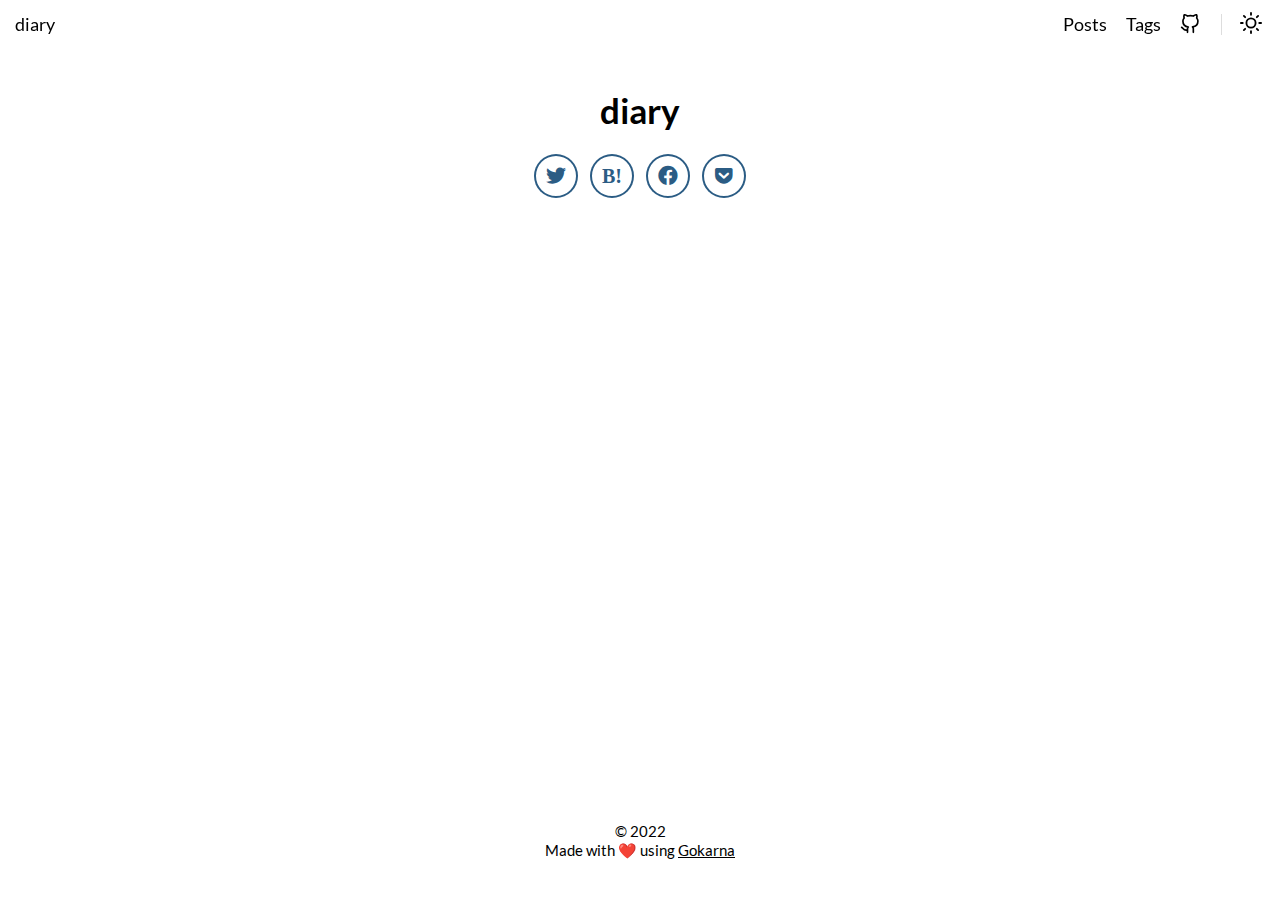
<file: index.html>
<!doctype html><html lang=en><head>
<meta name=generator content="Hugo 0.91.2">
<meta charset=utf-8>
<meta name=viewport content="width=device-width,initial-scale=1">
<style>:root{--accent-color:#FF4D4D}</style>
<title>diary</title>
<meta name=description content>
<meta name=keywords content>
<meta property="og:url" content="https://arahatashun.github.io/">
<meta property="og:type" content="website">
<meta property="og:title" content="diary">
<meta property="og:description" content>
<meta property="og:image" content>
<meta name=twitter:card content="summary_large_image">
<meta name=twitter:title content="diary">
<meta name=twitter:description content>
<meta property="twitter:domain" content="https://arahatashun.github.io/">
<meta property="twitter:url" content="https://arahatashun.github.io/">
<meta name=twitter:image content>
<link rel=canonical href=https://arahatashun.github.io/>
<link rel=stylesheet type=text/css href=https://arahatashun.github.io/css/normalize.min.css media=print onload="this.media='all'">
<link rel=stylesheet type=text/css href=https://arahatashun.github.io/css/main.css>
<link disabled id=dark-theme rel=stylesheet href=https://arahatashun.github.io/css/dark.css>
<script src=https://arahatashun.github.io/js/svg-injector.min.js></script>
<script src=https://arahatashun.github.io/js/feather-icons.min.js></script>
<script src=https://arahatashun.github.io/js/main.js></script>
</head>
<body>
<script type=text/javascript>setThemeByUserPref()</script><header class=header>
<nav class=header-nav>
<div class=nav-title>
<a class=nav-brand href=https://arahatashun.github.io>diary</a>
</div>
<div class=nav-links>
<div class=nav-link>
<a href=https://arahatashun.github.io/posts/> Posts </a>
</div>
<div class=nav-link>
<a href=https://arahatashun.github.io/tags/> Tags </a>
</div>
<div class=nav-link>
<a href=https://github.com><span data-feather=github></span> </a>
</div>
<span class=nav-icons-divider></span>
<div class="nav-link dark-theme-toggle">
<span id=dark-theme-toggle-screen-reader-target class=sr-only></span>
<a>
<span id=theme-toggle-icon data-feather=moon></span>
</a>
</div>
<div class=nav-link id=hamburger-menu-toggle>
<span id=hamburger-menu-toggle-screen-reader-target class=sr-only>menu</span>
<a>
<span data-feather=menu></span>
</a>
</div>
<ul class="nav-hamburger-list visibility-hidden">
<li class=nav-item>
<a href=https://arahatashun.github.io/posts/> Posts </a>
</li>
<li class=nav-item>
<a href=https://arahatashun.github.io/tags/> Tags </a>
</li>
<li class=nav-item>
<a href=https://github.com><span data-feather=github></span> </a>
</li>
<li class="nav-item dark-theme-toggle">
<span id=dark-theme-toggle-screen-reader-target class=sr-only>theme</span>
<a>
<span id=theme-toggle-icon data-feather=moon></span>
</a>
</li>
</ul>
</div>
</nav>
</header>
<main id=content>
<section class=home-about>
<div class=avatar>
</div>
<h1>diary</h1>
<h3></h3>
</section>
<div class=flex-break></div>
</main><footer class=footer>
<span>&copy; 2022 </span>
<span>
Made with &#10084;&#65039; using <a target=_blank href=https://github.com/526avijitgupta/gokarna>Gokarna</a>
</span>
</footer>
<link rel=stylesheet href=https://use.fontawesome.com/releases/v5.0.6/css/all.css>
<link rel=stylesheet href=/css/custom.css>
<section class="section sns_parent">
<div class=sns_section>
<div class="sns_button twitter">
<a href="http://twitter.com/intent/tweet?url=https%3a%2f%2farahatashun.github.io%2f&text=diary" target=_blank title=Tweet><i class="fab fa-twitter"></i></a>
</div>
<div class="sns_button hatena">
<a href="http://b.hatena.ne.jp/add?mode=confirm&url=https%3a%2f%2farahatashun.github.io%2f&title=diary" target=_blank title=hatena><i class="fa fa-hatena"></i></i></a>
</div>
<div class="sns_button facebook">
<a href="http://www.facebook.com/sharer.php?u=https%3a%2f%2farahatashun.github.io%2f&t=diary" target=_blank title=Facebook><i class="fab fa-facebook"></i></a>
</div>
<div class="sns_button pocket">
<a href="http://getpocket.com/edit?url=https%3a%2f%2farahatashun.github.io%2f&title=diary" target=_blank title=pocket><i class="fab fa-get-pocket"></i></a>
</div>
</div>
</section>
</body>
</html>
</file>
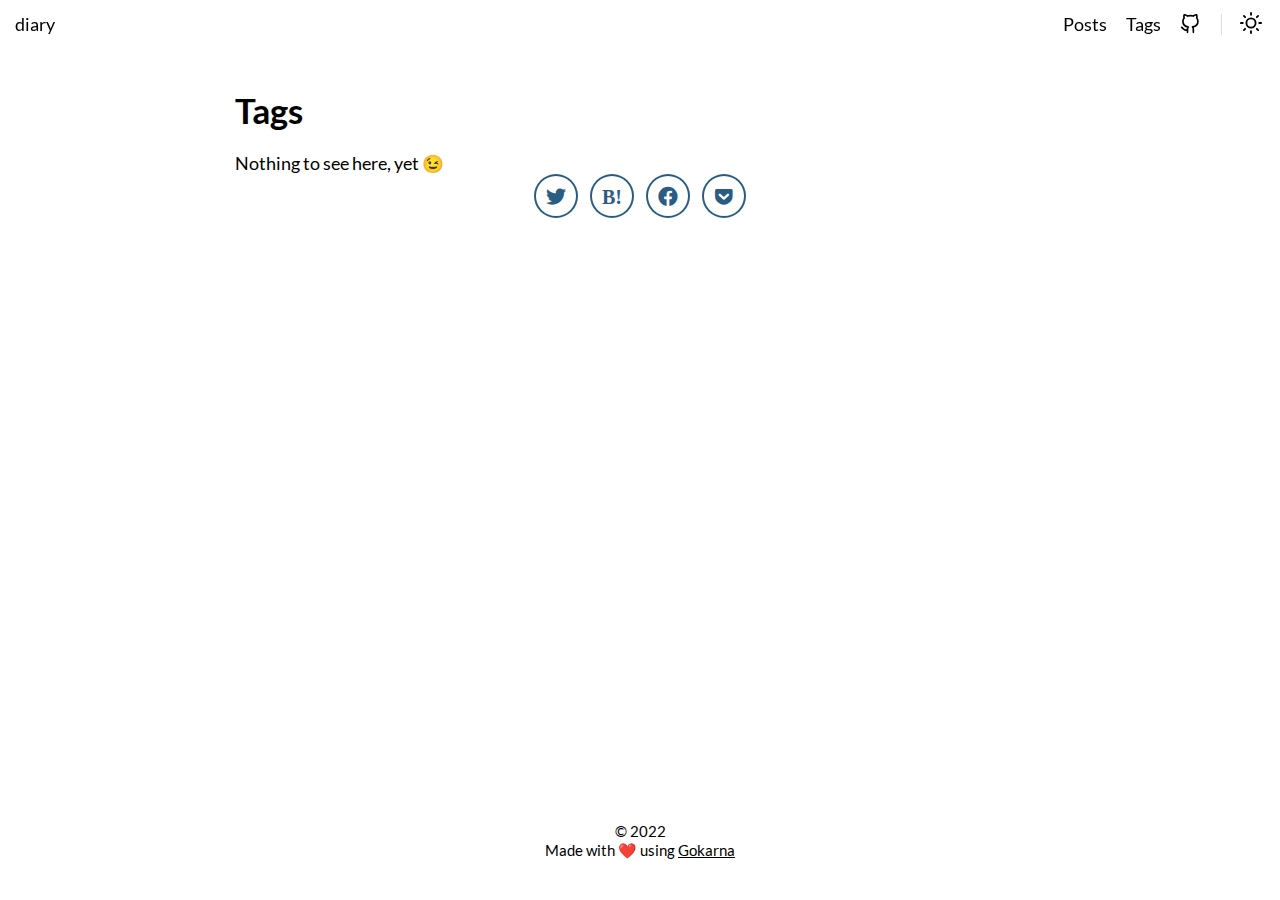
<file: categories/index.html>
<!doctype html><html lang=en><head>
<meta charset=utf-8>
<meta name=viewport content="width=device-width,initial-scale=1">
<style>:root{--accent-color:#FF4D4D}</style>
<title>Categories</title>
<meta name=description content>
<meta name=keywords content>
<meta property="og:url" content="https://arahatashun.github.io/categories/">
<meta property="og:type" content="website">
<meta property="og:title" content="Categories">
<meta property="og:description" content>
<meta property="og:image" content>
<meta name=twitter:card content="summary_large_image">
<meta name=twitter:title content="Categories">
<meta name=twitter:description content>
<meta property="twitter:domain" content="https://arahatashun.github.io/categories/">
<meta property="twitter:url" content="https://arahatashun.github.io/categories/">
<meta name=twitter:image content>
<link rel=canonical href=https://arahatashun.github.io/categories/>
<link rel=stylesheet type=text/css href=https://arahatashun.github.io/css/normalize.min.css media=print onload="this.media='all'">
<link rel=stylesheet type=text/css href=https://arahatashun.github.io/css/main.css>
<link disabled id=dark-theme rel=stylesheet href=https://arahatashun.github.io/css/dark.css>
<script src=https://arahatashun.github.io/js/svg-injector.min.js></script>
<script src=https://arahatashun.github.io/js/feather-icons.min.js></script>
<script src=https://arahatashun.github.io/js/main.js></script>
</head>
<body>
<script type=text/javascript>setThemeByUserPref()</script><header class=header>
<nav class=header-nav>
<div class=nav-title>
<a class=nav-brand href=https://arahatashun.github.io>diary</a>
</div>
<div class=nav-links>
<div class=nav-link>
<a href=https://arahatashun.github.io/posts/> Posts </a>
</div>
<div class=nav-link>
<a href=https://arahatashun.github.io/tags/> Tags </a>
</div>
<div class=nav-link>
<a href=https://github.com><span data-feather=github></span> </a>
</div>
<span class=nav-icons-divider></span>
<div class="nav-link dark-theme-toggle">
<span id=dark-theme-toggle-screen-reader-target class=sr-only></span>
<a>
<span id=theme-toggle-icon data-feather=moon></span>
</a>
</div>
<div class=nav-link id=hamburger-menu-toggle>
<span id=hamburger-menu-toggle-screen-reader-target class=sr-only>menu</span>
<a>
<span data-feather=menu></span>
</a>
</div>
<ul class="nav-hamburger-list visibility-hidden">
<li class=nav-item>
<a href=https://arahatashun.github.io/posts/> Posts </a>
</li>
<li class=nav-item>
<a href=https://arahatashun.github.io/tags/> Tags </a>
</li>
<li class=nav-item>
<a href=https://github.com><span data-feather=github></span> </a>
</li>
<li class="nav-item dark-theme-toggle">
<span id=dark-theme-toggle-screen-reader-target class=sr-only>theme</span>
<a>
<span id=theme-toggle-icon data-feather=moon></span>
</a>
</li>
</ul>
</div>
</nav>
</header>
<main id=content>
<div class="container tags-list">
<h1 class=list-title>Tags</h1>
Nothing to see here, yet 😉
</div>
</main><footer class=footer>
<span>&copy; 2022 </span>
<span>
Made with &#10084;&#65039; using <a target=_blank href=https://github.com/526avijitgupta/gokarna>Gokarna</a>
</span>
</footer>
<link rel=stylesheet href=https://use.fontawesome.com/releases/v5.0.6/css/all.css>
<link rel=stylesheet href=/css/custom.css>
<section class="section sns_parent">
<div class=sns_section>
<div class="sns_button twitter">
<a href="http://twitter.com/intent/tweet?url=https%3a%2f%2farahatashun.github.io%2fcategories%2f&text=Categories" target=_blank title=Tweet><i class="fab fa-twitter"></i></a>
</div>
<div class="sns_button hatena">
<a href="http://b.hatena.ne.jp/add?mode=confirm&url=https%3a%2f%2farahatashun.github.io%2fcategories%2f&title=Categories" target=_blank title=hatena><i class="fa fa-hatena"></i></i></a>
</div>
<div class="sns_button facebook">
<a href="http://www.facebook.com/sharer.php?u=https%3a%2f%2farahatashun.github.io%2fcategories%2f&t=Categories" target=_blank title=Facebook><i class="fab fa-facebook"></i></a>
</div>
<div class="sns_button pocket">
<a href="http://getpocket.com/edit?url=https%3a%2f%2farahatashun.github.io%2fcategories%2f&title=Categories" target=_blank title=pocket><i class="fab fa-get-pocket"></i></a>
</div>
</div>
</section>
</body>
</html>
</file>
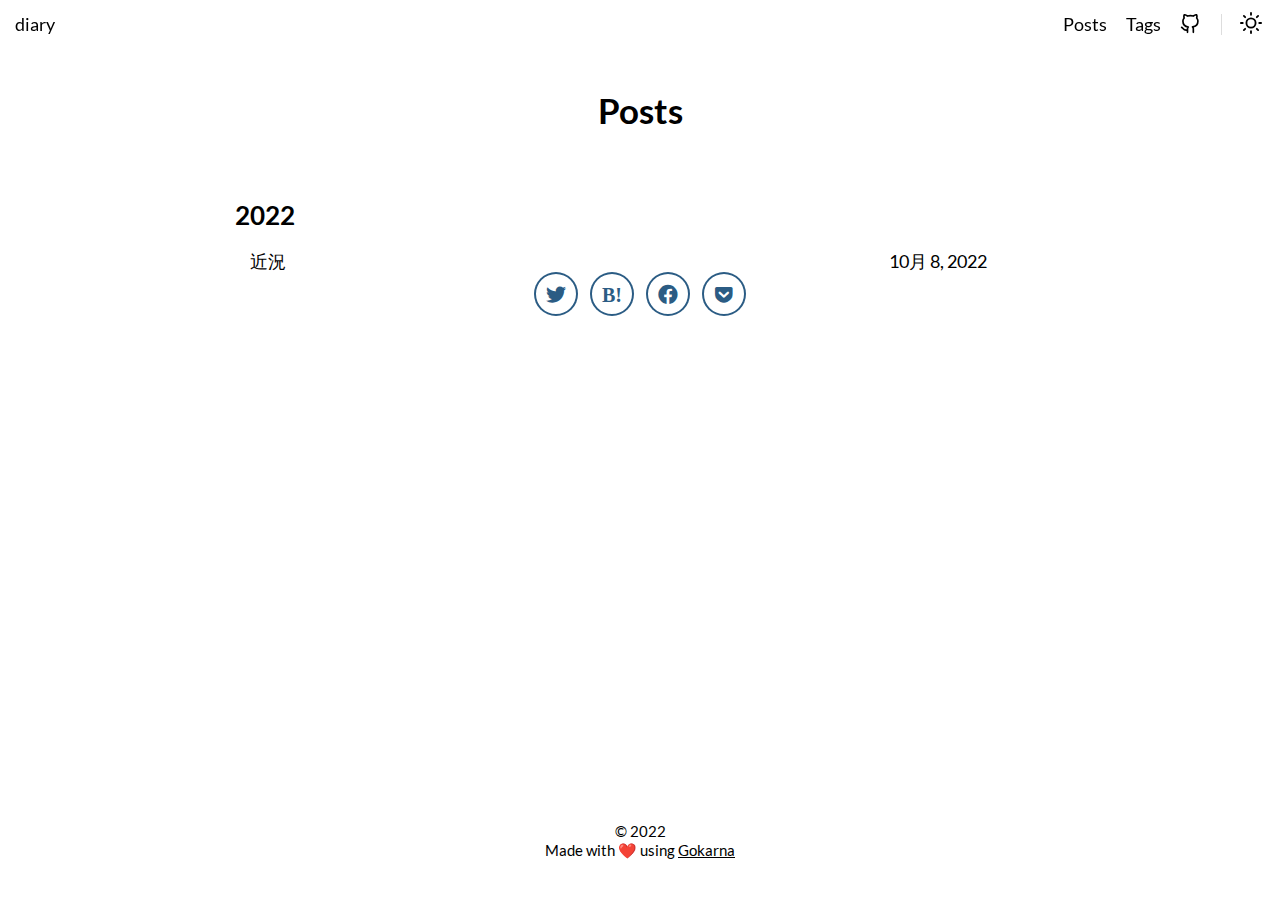
<file: posts/index.html>
<!doctype html><html lang=en><head>
<meta charset=utf-8>
<meta name=viewport content="width=device-width,initial-scale=1">
<style>:root{--accent-color:#FF4D4D}</style>
<title>Posts</title>
<meta name=description content>
<meta name=keywords content>
<meta property="og:url" content="https://arahatashun.github.io/posts/">
<meta property="og:type" content="website">
<meta property="og:title" content="Posts">
<meta property="og:description" content>
<meta property="og:image" content>
<meta name=twitter:card content="summary_large_image">
<meta name=twitter:title content="Posts">
<meta name=twitter:description content>
<meta property="twitter:domain" content="https://arahatashun.github.io/posts/">
<meta property="twitter:url" content="https://arahatashun.github.io/posts/">
<meta name=twitter:image content>
<link rel=canonical href=https://arahatashun.github.io/posts/>
<link rel=stylesheet type=text/css href=https://arahatashun.github.io/css/normalize.min.css media=print onload="this.media='all'">
<link rel=stylesheet type=text/css href=https://arahatashun.github.io/css/main.css>
<link disabled id=dark-theme rel=stylesheet href=https://arahatashun.github.io/css/dark.css>
<script src=https://arahatashun.github.io/js/svg-injector.min.js></script>
<script src=https://arahatashun.github.io/js/feather-icons.min.js></script>
<script src=https://arahatashun.github.io/js/main.js></script>
</head>
<body>
<script type=text/javascript>setThemeByUserPref()</script><header class=header>
<nav class=header-nav>
<div class=nav-title>
<a class=nav-brand href=https://arahatashun.github.io>diary</a>
</div>
<div class=nav-links>
<div class=nav-link>
<a href=https://arahatashun.github.io/posts/> Posts </a>
</div>
<div class=nav-link>
<a href=https://arahatashun.github.io/tags/> Tags </a>
</div>
<div class=nav-link>
<a href=https://github.com><span data-feather=github></span> </a>
</div>
<span class=nav-icons-divider></span>
<div class="nav-link dark-theme-toggle">
<span id=dark-theme-toggle-screen-reader-target class=sr-only></span>
<a>
<span id=theme-toggle-icon data-feather=moon></span>
</a>
</div>
<div class=nav-link id=hamburger-menu-toggle>
<span id=hamburger-menu-toggle-screen-reader-target class=sr-only>menu</span>
<a>
<span data-feather=menu></span>
</a>
</div>
<ul class="nav-hamburger-list visibility-hidden">
<li class=nav-item>
<a href=https://arahatashun.github.io/posts/> Posts </a>
</li>
<li class=nav-item>
<a href=https://arahatashun.github.io/tags/> Tags </a>
</li>
<li class=nav-item>
<a href=https://github.com><span data-feather=github></span> </a>
</li>
<li class="nav-item dark-theme-toggle">
<span id=dark-theme-toggle-screen-reader-target class=sr-only>theme</span>
<a>
<span id=theme-toggle-icon data-feather=moon></span>
</a>
</li>
</ul>
</div>
</nav>
</header>
<main id=content>
<div class="container list-posts">
<h1 class=list-title>Posts</h2>
<h2 class=posts-year>2022</h2><article class=post-title>
<a href=https://arahatashun.github.io/posts/202210-recent/ class=post-link>近況</a>
<div class=flex-break></div>
<span class=post-date>10月 8, 2022</span>
</article>
</div>
</main><footer class=footer>
<span>&copy; 2022 </span>
<span>
Made with &#10084;&#65039; using <a target=_blank href=https://github.com/526avijitgupta/gokarna>Gokarna</a>
</span>
</footer>
<link rel=stylesheet href=https://use.fontawesome.com/releases/v5.0.6/css/all.css>
<link rel=stylesheet href=/css/custom.css>
<section class="section sns_parent">
<div class=sns_section>
<div class="sns_button twitter">
<a href="http://twitter.com/intent/tweet?url=https%3a%2f%2farahatashun.github.io%2fposts%2f&text=Posts" target=_blank title=Tweet><i class="fab fa-twitter"></i></a>
</div>
<div class="sns_button hatena">
<a href="http://b.hatena.ne.jp/add?mode=confirm&url=https%3a%2f%2farahatashun.github.io%2fposts%2f&title=Posts" target=_blank title=hatena><i class="fa fa-hatena"></i></i></a>
</div>
<div class="sns_button facebook">
<a href="http://www.facebook.com/sharer.php?u=https%3a%2f%2farahatashun.github.io%2fposts%2f&t=Posts" target=_blank title=Facebook><i class="fab fa-facebook"></i></a>
</div>
<div class="sns_button pocket">
<a href="http://getpocket.com/edit?url=https%3a%2f%2farahatashun.github.io%2fposts%2f&title=Posts" target=_blank title=pocket><i class="fab fa-get-pocket"></i></a>
</div>
</div>
</section>
</body>
</html>
</file>
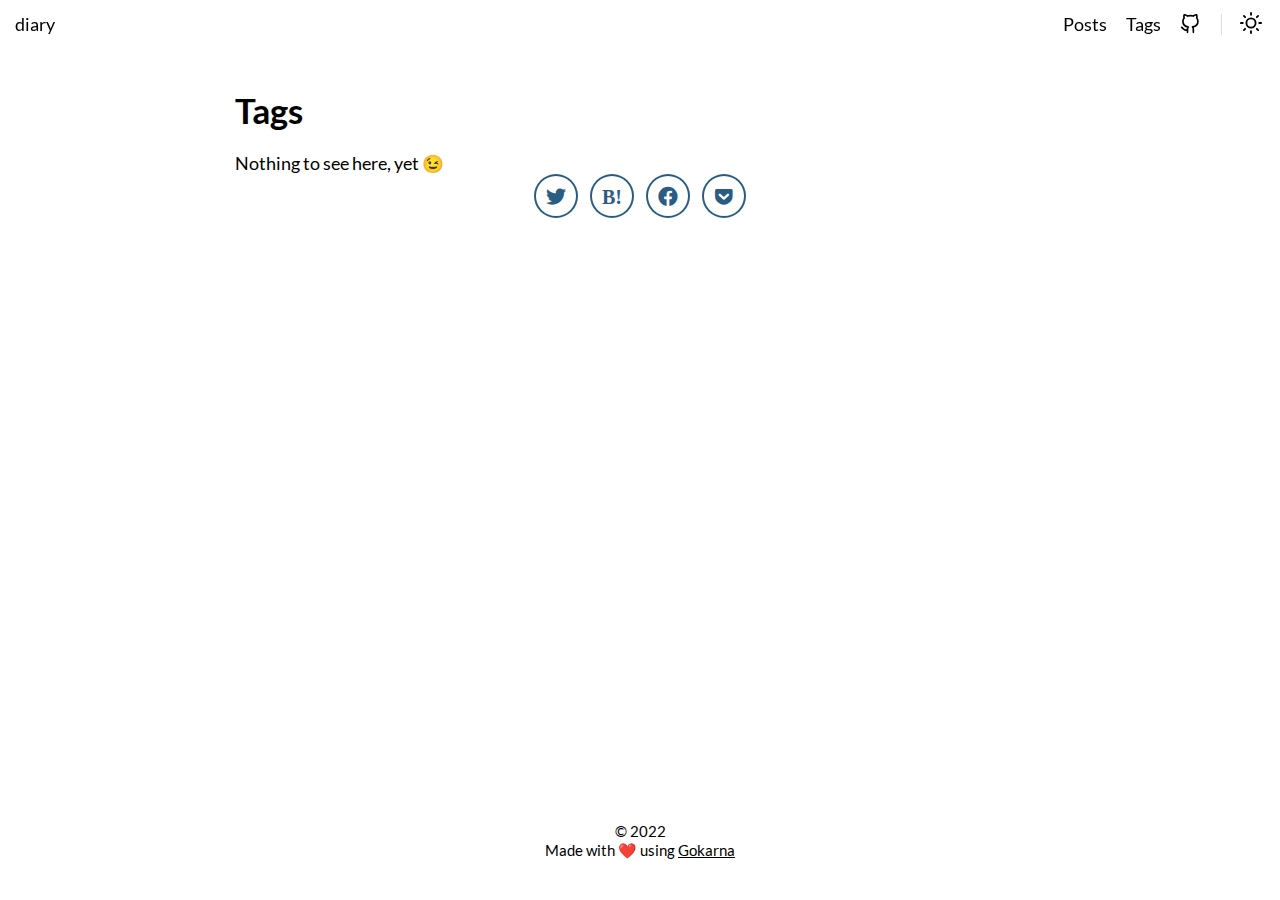
<file: tags/index.html>
<!doctype html><html lang=en><head>
<meta charset=utf-8>
<meta name=viewport content="width=device-width,initial-scale=1">
<style>:root{--accent-color:#FF4D4D}</style>
<title>Tags</title>
<meta name=description content>
<meta name=keywords content>
<meta property="og:url" content="https://arahatashun.github.io/tags/">
<meta property="og:type" content="website">
<meta property="og:title" content="Tags">
<meta property="og:description" content>
<meta property="og:image" content>
<meta name=twitter:card content="summary_large_image">
<meta name=twitter:title content="Tags">
<meta name=twitter:description content>
<meta property="twitter:domain" content="https://arahatashun.github.io/tags/">
<meta property="twitter:url" content="https://arahatashun.github.io/tags/">
<meta name=twitter:image content>
<link rel=canonical href=https://arahatashun.github.io/tags/>
<link rel=stylesheet type=text/css href=https://arahatashun.github.io/css/normalize.min.css media=print onload="this.media='all'">
<link rel=stylesheet type=text/css href=https://arahatashun.github.io/css/main.css>
<link disabled id=dark-theme rel=stylesheet href=https://arahatashun.github.io/css/dark.css>
<script src=https://arahatashun.github.io/js/svg-injector.min.js></script>
<script src=https://arahatashun.github.io/js/feather-icons.min.js></script>
<script src=https://arahatashun.github.io/js/main.js></script>
</head>
<body>
<script type=text/javascript>setThemeByUserPref()</script><header class=header>
<nav class=header-nav>
<div class=nav-title>
<a class=nav-brand href=https://arahatashun.github.io>diary</a>
</div>
<div class=nav-links>
<div class=nav-link>
<a href=https://arahatashun.github.io/posts/> Posts </a>
</div>
<div class=nav-link>
<a href=https://arahatashun.github.io/tags/> Tags </a>
</div>
<div class=nav-link>
<a href=https://github.com><span data-feather=github></span> </a>
</div>
<span class=nav-icons-divider></span>
<div class="nav-link dark-theme-toggle">
<span id=dark-theme-toggle-screen-reader-target class=sr-only></span>
<a>
<span id=theme-toggle-icon data-feather=moon></span>
</a>
</div>
<div class=nav-link id=hamburger-menu-toggle>
<span id=hamburger-menu-toggle-screen-reader-target class=sr-only>menu</span>
<a>
<span data-feather=menu></span>
</a>
</div>
<ul class="nav-hamburger-list visibility-hidden">
<li class=nav-item>
<a href=https://arahatashun.github.io/posts/> Posts </a>
</li>
<li class=nav-item>
<a href=https://arahatashun.github.io/tags/> Tags </a>
</li>
<li class=nav-item>
<a href=https://github.com><span data-feather=github></span> </a>
</li>
<li class="nav-item dark-theme-toggle">
<span id=dark-theme-toggle-screen-reader-target class=sr-only>theme</span>
<a>
<span id=theme-toggle-icon data-feather=moon></span>
</a>
</li>
</ul>
</div>
</nav>
</header>
<main id=content>
<div class="container tags-list">
<h1 class=list-title>Tags</h1>
Nothing to see here, yet 😉
</div>
</main><footer class=footer>
<span>&copy; 2022 </span>
<span>
Made with &#10084;&#65039; using <a target=_blank href=https://github.com/526avijitgupta/gokarna>Gokarna</a>
</span>
</footer>
<link rel=stylesheet href=https://use.fontawesome.com/releases/v5.0.6/css/all.css>
<link rel=stylesheet href=/css/custom.css>
<section class="section sns_parent">
<div class=sns_section>
<div class="sns_button twitter">
<a href="http://twitter.com/intent/tweet?url=https%3a%2f%2farahatashun.github.io%2ftags%2f&text=Tags" target=_blank title=Tweet><i class="fab fa-twitter"></i></a>
</div>
<div class="sns_button hatena">
<a href="http://b.hatena.ne.jp/add?mode=confirm&url=https%3a%2f%2farahatashun.github.io%2ftags%2f&title=Tags" target=_blank title=hatena><i class="fa fa-hatena"></i></i></a>
</div>
<div class="sns_button facebook">
<a href="http://www.facebook.com/sharer.php?u=https%3a%2f%2farahatashun.github.io%2ftags%2f&t=Tags" target=_blank title=Facebook><i class="fab fa-facebook"></i></a>
</div>
<div class="sns_button pocket">
<a href="http://getpocket.com/edit?url=https%3a%2f%2farahatashun.github.io%2ftags%2f&title=Tags" target=_blank title=pocket><i class="fab fa-get-pocket"></i></a>
</div>
</div>
</section>
</body>
</html>
</file>
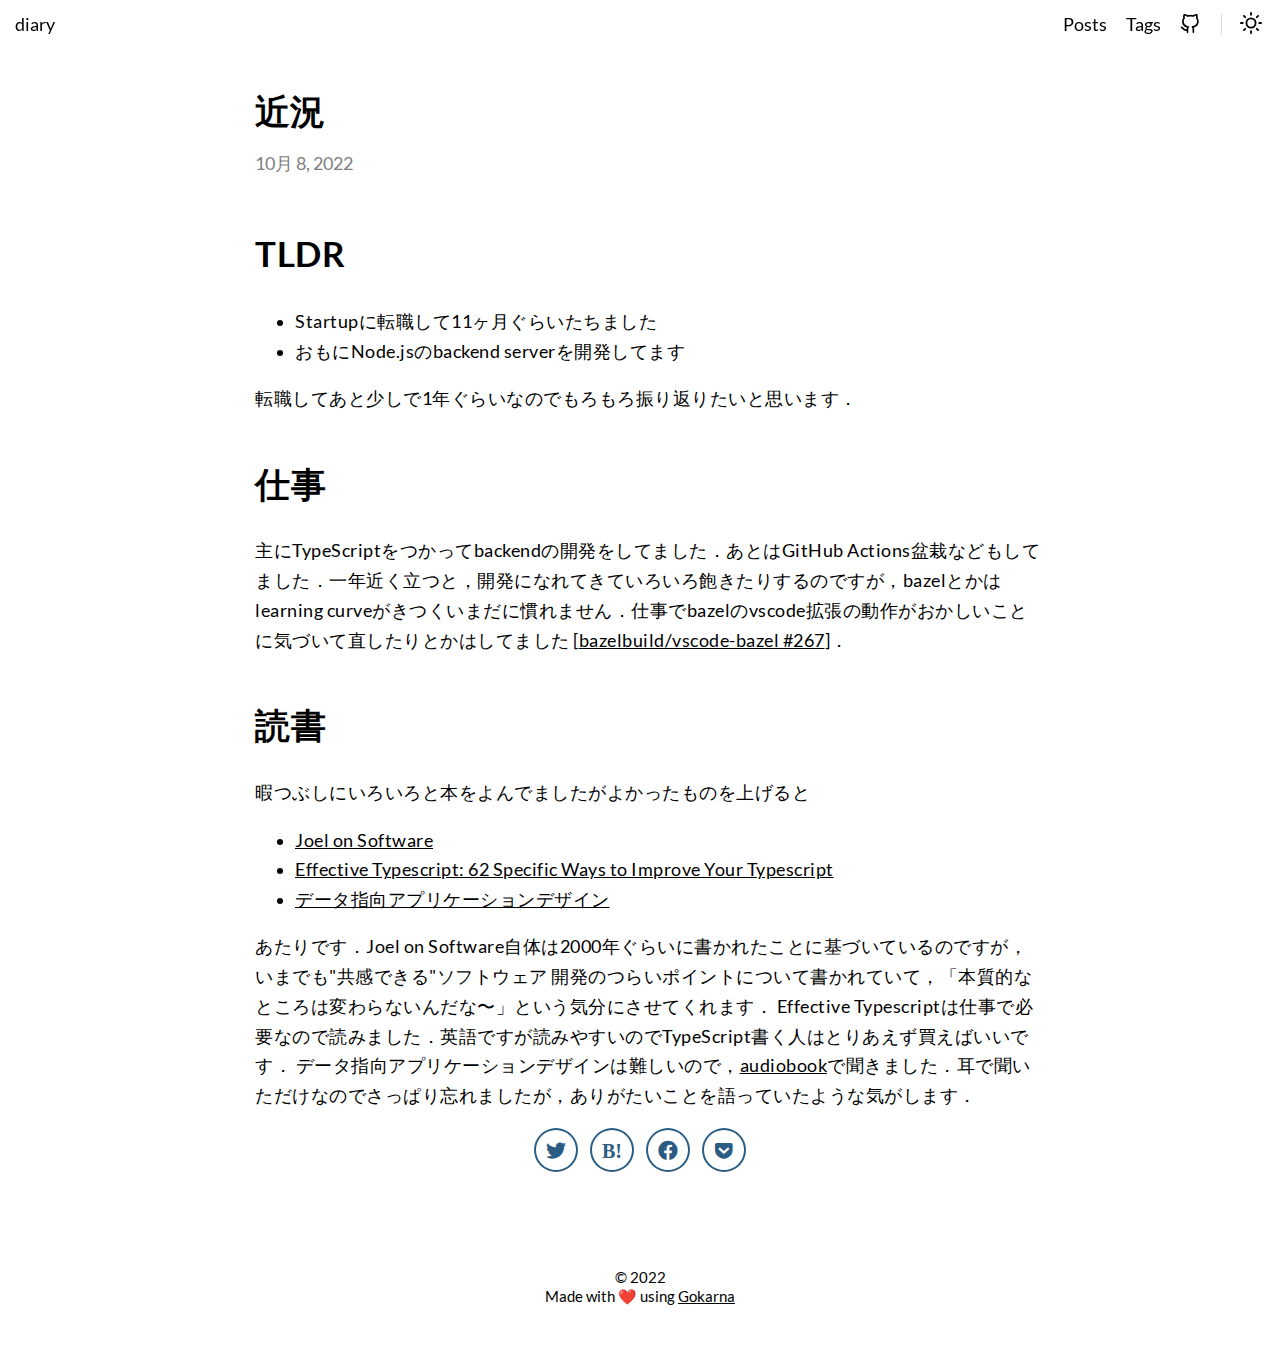
<file: posts/202210-recent/index.html>
<!doctype html><html lang=en><head>
<meta charset=utf-8>
<meta name=viewport content="width=device-width,initial-scale=1">
<style>:root{--accent-color:#FF4D4D}</style>
<title>近況</title>
<meta name=description content>
<meta name=keywords content>
<meta property="og:url" content="https://arahatashun.github.io/posts/202210-recent/">
<meta property="og:type" content="website">
<meta property="og:title" content="近況">
<meta property="og:description" content>
<meta property="og:image" content>
<meta name=twitter:card content="summary_large_image">
<meta name=twitter:title content="近況">
<meta name=twitter:description content>
<meta property="twitter:domain" content="https://arahatashun.github.io/posts/202210-recent/">
<meta property="twitter:url" content="https://arahatashun.github.io/posts/202210-recent/">
<meta name=twitter:image content>
<link rel=canonical href=https://arahatashun.github.io/posts/202210-recent/>
<link rel=stylesheet type=text/css href=https://arahatashun.github.io/css/normalize.min.css media=print onload="this.media='all'">
<link rel=stylesheet type=text/css href=https://arahatashun.github.io/css/main.css>
<link disabled id=dark-theme rel=stylesheet href=https://arahatashun.github.io/css/dark.css>
<script src=https://arahatashun.github.io/js/svg-injector.min.js></script>
<script src=https://arahatashun.github.io/js/feather-icons.min.js></script>
<script src=https://arahatashun.github.io/js/main.js></script>
</head>
<body>
<script type=text/javascript>setThemeByUserPref()</script><header class=header>
<nav class=header-nav>
<div class=nav-title>
<a class=nav-brand href=https://arahatashun.github.io>diary</a>
</div>
<div class=nav-links>
<div class=nav-link>
<a href=https://arahatashun.github.io/posts/> Posts </a>
</div>
<div class=nav-link>
<a href=https://arahatashun.github.io/tags/> Tags </a>
</div>
<div class=nav-link>
<a href=https://github.com><span data-feather=github></span> </a>
</div>
<span class=nav-icons-divider></span>
<div class="nav-link dark-theme-toggle">
<span id=dark-theme-toggle-screen-reader-target class=sr-only></span>
<a>
<span id=theme-toggle-icon data-feather=moon></span>
</a>
</div>
<div class=nav-link id=hamburger-menu-toggle>
<span id=hamburger-menu-toggle-screen-reader-target class=sr-only>menu</span>
<a>
<span data-feather=menu></span>
</a>
</div>
<ul class="nav-hamburger-list visibility-hidden">
<li class=nav-item>
<a href=https://arahatashun.github.io/posts/> Posts </a>
</li>
<li class=nav-item>
<a href=https://arahatashun.github.io/tags/> Tags </a>
</li>
<li class=nav-item>
<a href=https://github.com><span data-feather=github></span> </a>
</li>
<li class="nav-item dark-theme-toggle">
<span id=dark-theme-toggle-screen-reader-target class=sr-only>theme</span>
<a>
<span id=theme-toggle-icon data-feather=moon></span>
</a>
</li>
</ul>
</div>
</nav>
</header>
<main id=content>
<div class="post container">
<div class=post-header-section>
<h1>近況</h1>
<small role=doc-subtitle></small>
<p class=post-date>
10月 8, 2022
</p>
<ul class=post-tags>
</ul>
</div>
<div class=post-content>
<p>
<h1 id=tldr>TLDR</h1>
<ul>
<li>Startupに転職して11ヶ月ぐらいたちました</li>
<li>おもにNode.jsのbackend serverを開発してます</li>
</ul>
<p>転職してあと少しで1年ぐらいなのでもろもろ振り返りたいと思います．</p>
<h1 id=仕事>仕事</h1>
<p>主にTypeScriptをつかってbackendの開発をしてました．あとはGitHub Actions盆栽などもしてました．一年近く立つと，開発になれてきていろいろ飽きたりするのですが，bazelとかはlearning curveがきつくいまだに慣れません．仕事でbazelのvscode拡張の動作がおかしいことに気づいて直したりとかはしてました [<a href=https://github.com/bazelbuild/vscode-bazel/pull/267>bazelbuild/vscode-bazel #267</a>]．</p>
<h1 id=読書>読書</h1>
<p>暇つぶしにいろいろと本をよんでましたがよかったものを上げると</p>
<ul>
<li><a href=https://www.amazon.co.jp/dp/4274066304>Joel on Software</a></li>
<li><a href=https://www.amazon.co.jp/dp/1492053740>Effective Typescript: 62 Specific Ways to Improve Your Typescript</a></li>
<li><a href=https://www.amazon.co.jp/dp/4873118700>データ指向アプリケーションデザイン</a></li>
</ul>
<p>あたりです．Joel on Software自体は2000年ぐらいに書かれたことに基づいているのですが，いまでも"共感できる"ソフトウェア
開発のつらいポイントについて書かれていて，「本質的なところは変わらないんだな〜」という気分にさせてくれます．
Effective Typescriptは仕事で必要なので読みました．英語ですが読みやすいのでTypeScript書く人はとりあえず買えばいいです．
データ指向アプリケーションデザインは難しいので，<a href=https://books.apple.com/us/audiobook/designing-data-intensive-applications-the-big-ideas/id1552766443>audiobook</a>で聞きました．耳で聞いただけなのでさっぱり忘れましたが，ありがたいことを語っていたような気がします．</p>
</p>
</div>
</div>
</main><footer class=footer>
<span>&copy; 2022 </span>
<span>
Made with &#10084;&#65039; using <a target=_blank href=https://github.com/526avijitgupta/gokarna>Gokarna</a>
</span>
</footer>
<link rel=stylesheet href=https://use.fontawesome.com/releases/v5.0.6/css/all.css>
<link rel=stylesheet href=/css/custom.css>
<section class="section sns_parent">
<div class=sns_section>
<div class="sns_button twitter">
<a href="http://twitter.com/intent/tweet?url=https%3a%2f%2farahatashun.github.io%2fposts%2f202210-recent%2f&text=%e8%bf%91%e6%b3%81" target=_blank title=Tweet><i class="fab fa-twitter"></i></a>
</div>
<div class="sns_button hatena">
<a href="http://b.hatena.ne.jp/add?mode=confirm&url=https%3a%2f%2farahatashun.github.io%2fposts%2f202210-recent%2f&title=%e8%bf%91%e6%b3%81" target=_blank title=hatena><i class="fa fa-hatena"></i></i></a>
</div>
<div class="sns_button facebook">
<a href="http://www.facebook.com/sharer.php?u=https%3a%2f%2farahatashun.github.io%2fposts%2f202210-recent%2f&t=%e8%bf%91%e6%b3%81" target=_blank title=Facebook><i class="fab fa-facebook"></i></a>
</div>
<div class="sns_button pocket">
<a href="http://getpocket.com/edit?url=https%3a%2f%2farahatashun.github.io%2fposts%2f202210-recent%2f&title=%e8%bf%91%e6%b3%81" target=_blank title=pocket><i class="fab fa-get-pocket"></i></a>
</div>
</div>
</section>
</body>
</html>
</file>
